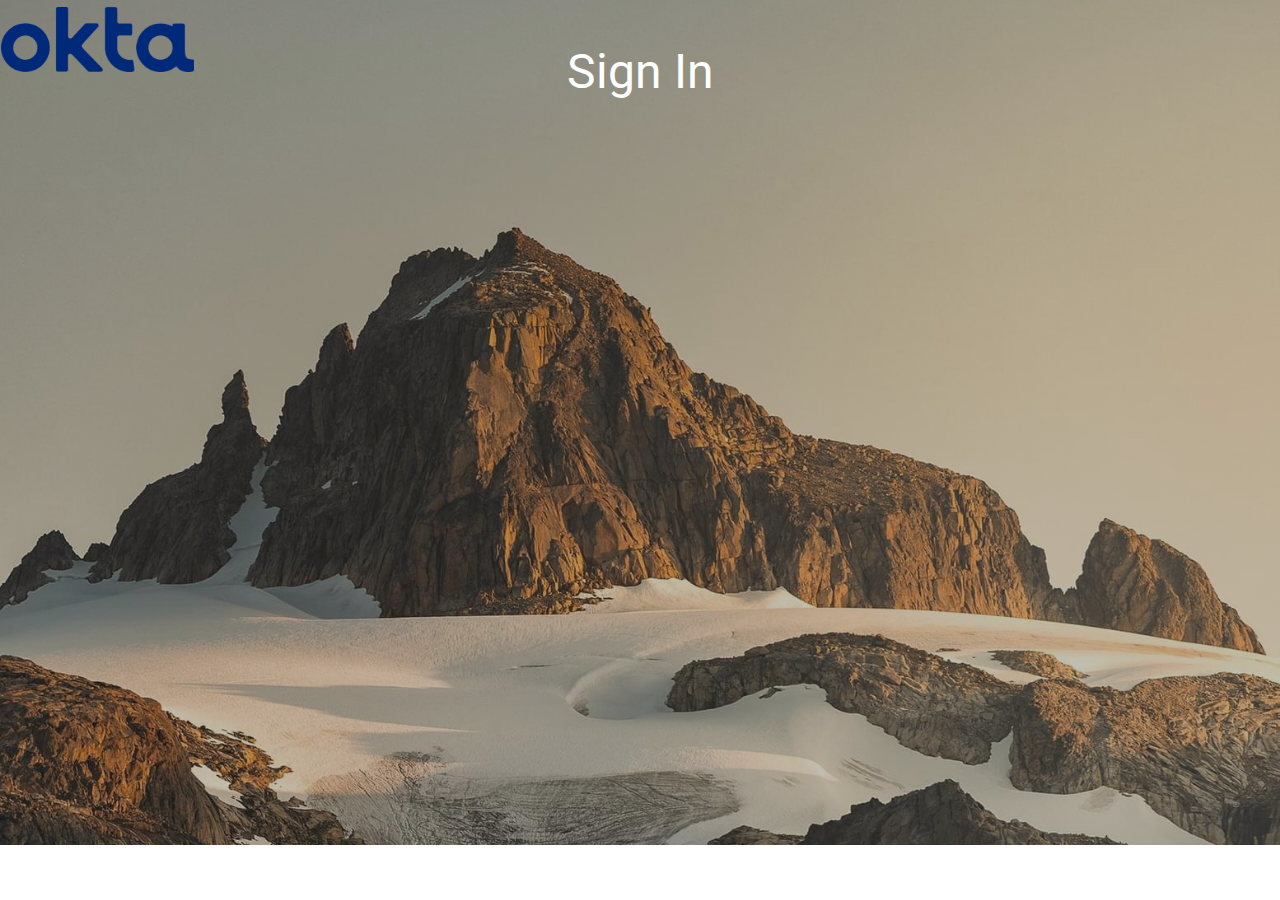
<file: ciam-sample-siw-transparent/index.html>
<!DOCTYPE html>
<html style="font-size: 16px;">
  <head>
    <meta name="viewport" content="width=device-width, initial-scale=1.0">
    <meta charset="utf-8">
    <meta name="keywords" content="PLACE YOUR ORDER">
    <meta name="description" content="">
    <meta name="page_type" content="np-template-header-footer-from-plugin">
    <title>index</title>
    <link rel="stylesheet" href="nicepage.css" media="screen">
<link rel="stylesheet" href="index.css" media="screen">
    <script class="u-script" type="text/javascript" src="jquery.js" defer=""></script>
    <script class="u-script" type="text/javascript" src="nicepage.js" defer=""></script>
    <meta name="generator" content="Nicepage 3.20.4, nicepage.com">
    <link id="u-theme-google-font" rel="stylesheet" href="https://fonts.googleapis.com/css?family=Roboto:100,100i,300,300i,400,400i,500,500i,700,700i,900,900i|Open+Sans:300,300i,400,400i,600,600i,700,700i,800,800i">
    <link id="u-page-google-font" rel="stylesheet" href="https://fonts.googleapis.com/css?family=Roboto:100,100i,300,300i,400,400i,500,500i,700,700i,900,900i">
    <!------------------------------------------------------------------->
<!-- For Dark Mode -->
<!------------------------------------------------------------------->
<style>
  #okta-sign-in * {
  color: white;
}

  #okta-sign-in.auth-container.main-container[data-se=auth-container] {
    border-color: transparent;        
    background-color: transparent;
  }

  #okta-sign-in .o-form .o-form-input #okta-signin-username {
    background: white;
    color: #000000;    
  }

  #okta-sign-in .o-form-input-name-username {
    border: 1 !important;
    color: #000000;
  }

  #okta-sign-in .o-form .o-form-input #okta-signin-password {
    background: white;
    color: #000000;
  }

  #okta-sign-in .o-form-input-name-password {
    border: 1 !important;
    color: #000000;
  }

  #okta-sign-in.auth-container .o-form-head {
    color: transparent;
    border-color: transparent;   
  }

  #okta-sign-in .auth-divider .auth-divider-text {
    background-color: #fff0;
    color: black;
    position: relative;
    top: -.5em;
    padding: 0 15px;
}

  #okta-sign-in.auth-container .button-primary {
    background: #00297A !important;
    border: 1 !important;
    
  }

  #okta-sign-in.auth-container.main-container .auth-footer {
    color: #dddddd !important;
    border-color: transparent;        
  }

  #okta-sign-in.auth-container.main-container .auth-header {
    border-color: #111;
    border-color: transparent;        
  
  }
  
  #okta-sign-in.no-beacon .auth-content {
    padding-top: 9px;
  }

  #okta-sign-in .o-form-head {
    font-size: 1px;
    line-height: 1.5;
    margin-top: 0;
    text-align: center;
    text-transform: none;
}
#okta-sign-in.auth-container a.link:link {
  color: white;
}


</style> 
<!------------------------------------------------------------------->
<!-- For Dark Mode -->
<!------------------------------------------------------------------->
    
    <script type="application/ld+json">{
		"@context": "http://schema.org",
		"@type": "Organization",
		"name": ""
}</script>
    <meta name="theme-color" content="#478ac9">
    <meta property="og:title" content="index">
    <meta property="og:type" content="website">
  </head>
  <body data-home-page="index.html" data-home-page-title="index" class="u-body u-overlap u-overlap-contrast u-overlap-transparent"><header class="u-clearfix u-header u-header" id="sec-8778"><div class="u-clearfix u-sheet u-sheet-1"></div></header>
    <section class="u-align-center u-clearfix u-image u-shading u-section-1" id="carousel_d718" data-image-width="1554" data-image-height="1080">
      <div class="u-clearfix u-sheet u-sheet-1">
        <img class="u-image u-image-default u-image-1" src="images/Logo_Okta_Blue_RGB.png" alt="" data-image-width="500" data-image-height="169">
        <h1></h1><br>
        <h1 class="u-align-center u-text u-text-default u-text-1">Sign In</h1>
        <!-- <p class="u-text u-text-2">Your adventure start from here</p> -->
        <p class="u-text u-text-3">
      <!-- widget stuff here -->
      <script src="https://ok1static.oktacdn.com/assets/js/sdk/okta-signin-widget/2.16.0/js/okta-sign-in.min.js"type="text/javascript"></script>
      <link href="https://ok1static.oktacdn.com/assets/js/sdk/okta-signin-widget/2.16.0/css/okta-sign-in.min.css"type="text/css" rel="stylesheet" />
     <link href="https://ok1static.oktacdn.com/assets/js/sdk/okta-signin-widget/2.16.0/css/okta-theme.css"type="text/css" rel="stylesheet" />     
       
          <div id="okta-login-container"></div> 
          <script type="text/javascript">
          const oktaSignIn = new OktaSignIn({
          //logo: 'https://www.okta.com/sites/default/files/media/image/2021-03/Logo_Okta_Blue_RGB.png',
  
          i18n: {
              //Overrides default text when using English. Override other languages by adding additional sections.
              'en': {
                'primaryauth.title': 'Log In',             // Changes the sign in text
                'primaryauth.submit': 'Log In',            // Changes the sign in button
                'errors.E0000004' : 'Signin Failed / ログインに失敗しました',
                // More e.g. [primaryauth.username.placeholder,  primaryauth.password.placeholder, needhelp, etc.].
                // Full list here: https://github.com/okta/okta-signin-widget/blob/master/packages/@okta/i18n/dist/properties/login.properties
              }
            },
          features: {
          registration: true,                           // Enable self-service registration flow
          rememberMe: false,                             // Setting to false will remove the checkbox to save username
          },
           baseUrl: "",
           redirectUri: "",
           clientId: "",   //CLIENT ID GOES HERE
           authParams: {
             issuer: '',
           //  issuer: 'default',
             responseType: ['token', 'id_token'],
             responseMode: 'fragment',
              display: 'page',
               scope: [
                'openid',
                'email',
                'profile'
              ]
           },
            idpDisplay: 'SECONDARY',
            idps: [{'type': 'FACEBOOK', 'id': ''},
                    {'type': 'GOOGLE', 'id': ''}],
           
        });
  
  if (oktaSignIn.token.hasTokensInUrl()) 
         { 
           oktaSignIn.token.parseTokensFromUrl(
             // If we get here, the user just logged in.
             function success(res) {			 
                var accessToken = res[0];
                var idToken = res[1];
   
                oktaSignIn.tokenManager.add('accessToken', accessToken);
                oktaSignIn.tokenManager.add('idToken', idToken);			
               window.location.hash = '';
                window.location.hash = '';              
             },
             function error(err) {
               // console.error(err);
             }
           )
         } else {
           oktaSignIn.session.get(function (res) {
             // If we get here, the user is already signed in.
             if (res.status === 'ACTIVE') {              
                window.location.replace("");
               
               return;
             }
             
             oktaSignIn.renderEl(
               { el: '#okta-login-container' },
                function success(res) {  
                  var key = '';
                  if (res.tokens) {
                    oktaSignIn.authClient.tokenManager.add('accessToken', res.tokens.accessToken);
                    oktaSignIn.authClient.tokenManager.add('idToken', res.tokens.idToken);
                    if (res.status === 'SUCCESS') {
                      login(res.tokens.idToken, res.tokens.accessToken);
                    }
                  }
               },
               
               function error(err) {
                 console.error(err);
               }
             );
             
           });
         }
          </script>
        </p>
      </div>
    </section>
  </body>
</html>
</file>
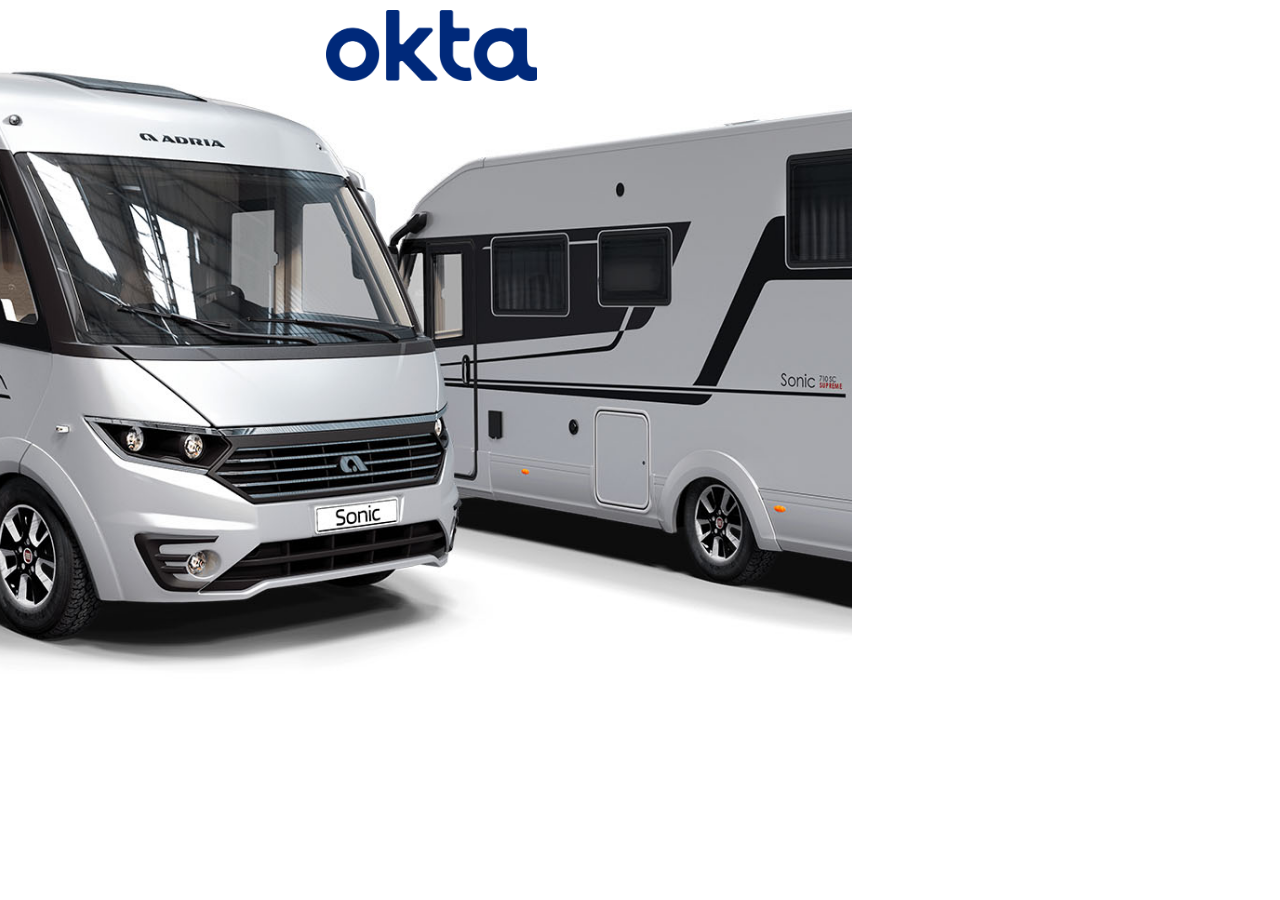
<file: ciam-sample-widget-v2/index.html>
<!DOCTYPE html>
<html style="font-size: 16px;">
  <head>
    <meta name="viewport" content="width=device-width, initial-scale=1.0">
    <meta charset="utf-8">
    <meta name="keywords" content="">
    <meta name="description" content="">
    <meta name="page_type" content="np-template-header-footer-from-plugin">
    <title>index</title>
    <link rel="stylesheet" href="nicepage.css" media="screen">
<link rel="stylesheet" href="index.css" media="screen">
    <script class="u-script" type="text/javascript" src="jquery.js" defer=""></script>
    <script class="u-script" type="text/javascript" src="nicepage.js" defer=""></script>
    <meta name="generator" content="Nicepage 3.19.4, nicepage.com">
    <link id="u-theme-google-font" rel="stylesheet" href="https://fonts.googleapis.com/css?family=Roboto:100,100i,300,300i,400,400i,500,500i,700,700i,900,900i|Open+Sans:300,300i,400,400i,600,600i,700,700i,800,800i">
    
    
    <script type="application/ld+json">{
		"@context": "http://schema.org",
		"@type": "Organization",
		"name": ""
}</script>
    <meta name="theme-color" content="#478ac9">
    <meta property="og:title" content="index">
    <meta property="og:type" content="website">
  </head>
  <body data-home-page="index.html" data-home-page-title="index" class="u-body u-overlap"><header class="u-clearfix u-header u-header" id="sec-7033"><div class="u-clearfix u-sheet u-sheet-1"></div></header>
    <section class="u-clearfix u-valign-middle u-section-1" id="sec-f948">
      <div class="u-clearfix u-expanded-width u-gutter-4 u-layout-wrap u-layout-wrap-1">
        <div class="u-layout">
          <div class="u-layout-row">
            <div class="u-container-style u-image u-layout-cell u-left-cell u-size-40 u-image-1" src="" data-image-width="1920" data-image-height="776">
              <div class="u-container-layout u-container-layout-1">
                <img class="u-image u-image-default u-preserve-proportions u-image-2" src="images/Logo_Okta_Blue_RGB.png" alt="" data-image-width="500" data-image-height="169">
              </div>
            </div>
            <div class="u-align-left u-container-style u-layout-cell u-right-cell u-size-20 u-white u-layout-cell-2">
              <div class="u-container-layout u-container-layout-2">
                <p class="u-text u-text-1">
<!------------------------------------------------------------------------------------------------------------------------------------------------------------------->
<meta charset="utf-8">
<meta name="viewport" content="width=device-width, initial-scale=1, shrink-to-fit=no">
<link rel="stylesheet" href="https://stackpath.bootstrapcdn.com/bootstrap/4.1.0/css/bootstrap.min.css"
  integrity="sha384-9gVQ4dYFwwWSjIDZnLEWnxCjeSWFphJiwGPXr1jddIhOegiu1FwO5qRGvFXOdJZ4" crossorigin="anonymous"> 
   <!-- widget stuff here -->
    <script src="https://ok1static.oktacdn.com/assets/js/sdk/okta-signin-widget/2.16.0/js/okta-sign-in.min.js"type="text/javascript"></script>
  <link href="https://ok1static.oktacdn.com/assets/js/sdk/okta-signin-widget/2.16.0/css/okta-sign-in.min.css"type="text/css" rel="stylesheet" />
 <link href="https://ok1static.oktacdn.com/assets/js/sdk/okta-signin-widget/2.16.0/css/okta-theme.css"type="text/css" rel="stylesheet" />                      

  
      <div id="okta-login-container"></div> 
      <script type="text/javascript">
        const oktaSignIn = new OktaSignIn({

        i18n: {
            //Overrides default text when using English. Override other languages by adding additional sections.
            'en': {
              'primaryauth.title': 'Log In',             // Changes the sign in text
              'primaryauth.submit': 'Log In',            // Changes the sign in button
              
              // More e.g. [primaryauth.username.placeholder,  primaryauth.password.placeholder, needhelp, etc.].
              // Full list here: https://github.com/okta/okta-signin-widget/blob/master/packages/@okta/i18n/dist/properties/login.properties
            }
          },
         features: {
         registration: true,                           // Enable self-service registration flow
         rememberMe: true,                             // Setting to false will remove the checkbox to save username
         multiOptionalFactorEnroll: true,          
         },

         baseUrl: "",
         redirectUri: "",
         clientId: "",   //CLIENT ID GOES HERE
         authParams: {
           issuer: '',
         //  issuer: 'default',
           responseType: ['token', 'id_token'],
           responseMode: 'fragment',
            display: 'page',
             scope: [
              'openid',
              'email',
              'profile'
            ]
         },
         idpDisplay: 'SECONDARY',
         idps: [{'type': 'FACEBOOK', 'id': ''},
                 {'type': 'GOOGLE', 'id': ''}],
         
     registration: {
      parseSchema: function(schema, onSuccess, onFailure) {
      console.log(schema.profileSchema);
      onSuccess(schema);
    },
      preSubmit: function(postData, onSuccess, onFailure) {
        // handle preSubmit callback
        var getEmailvalue = document.getElementsByName('email')[0].value;
        var getAcceptedPrivacyPolicyValue = document.getElementsByName('acceptedPrivacyPolicy')[0].value;
        var getFirstName = document.getElementsByName('firstName')[0].value;
        var getLastName = document.getElementsByName('lastName')[0].value;
		
        postData.acceptedPrivacyPolicy = Boolean(getAcceptedPrivacyPolicyValue);
      	console.log(postData);
        
        if (getAcceptedPrivacyPolicyValue == "") {
          var labelAcceptedPrivacyPolicy = document.getElementById('label-my-acceptedPrivacyPolicy');
          if (document.getElementById('acceptedPrivacyPolicy-error') == undefined) {
            labelAcceptedPrivacyPolicy.insertAdjacentHTML('afterend', "<p id='acceptedPrivacyPolicy-error' style='color:#d93934;'>You must agree to the terms of use.</p>");
          }
        }
        else {
          onSuccess(postData);
        }
      },
      postSubmit: function(response, onSuccess, onFailure) {
        // handle postsubmit callback
        onSuccess(response);
      }
    }       
});
 
 
      oktaSignIn.on('afterRender', function (context) {
  	  console.log(context.controller);        
       
      if (context.controller== 'registration') {
        // Retrieve fields
        var nativElemFirstName = document.getElementsByName('firstName')[0];
        var nativElemLastName = document.getElementsByName('lastName')[0];
        var nativElemEmail = document.getElementsByName('email')[0];
        var nativElemPwd = document.getElementsByName('password')[0];
        var nativElemAcceptedPrivacyPolicy = document.getElementsByName('acceptedPrivacyPolicy')[0];
        
        // Retrieve the parents of the fields
        var parentsPwd = nativElemPwd.parentNode.parentNode.parentNode;
        var parentsFirstName = nativElemFirstName.parentNode.parentNode.parentNode;
        var parentsLastName = nativElemLastName.parentNode.parentNode.parentNode;
        var parentsEmail = nativElemEmail.parentNode.parentNode.parentNode;
        var parentsAcceptedPrivacyPolicy = nativElemAcceptedPrivacyPolicy.parentNode.parentNode.parentNode;
        
        // Hide original drop-down field
        parentsAcceptedPrivacyPolicy.style.display = "none";
              
        // Add checkbox
        parentsAcceptedPrivacyPolicy.insertAdjacentHTML('afterend', '<span data-se="o-form-input-my-acceptedPrivacyPolicy" class="o-form-input-name-remember"><div class="custom-checkbox"><input type="checkbox" name="my-acceptedPrivacyPolicy" id="my-acceptedPrivacyPolicy"><label id="label-my-acceptedPrivacyPolicy" for="my-acceptedPrivacyPolicy" data-se-for-name="my-acceptedPrivacyPolicy" class="">Accept the <a href="https://www.okta.com/privacy-policy/" target="_blank" id="link-acceptedPrivacyPolicy">Privacy Policy</a>.</label>');

        // Recovery of the field
        var newElemAcceptedPrivacyPolicy = document.getElementById('my-acceptedPrivacyPolicy');

        // Re-organise the form
        var form = document.getElementsByClassName("o-form-fieldset-container")[0];
        form.insertBefore(parentsFirstName, form.firstChild);
        $(parentsLastName).insertAfter(parentsFirstName);
        $(parentsEmail).insertAfter(parentsLastName);
        $(parentsPwd).insertAfter(parentsEmail);
        $('subschemas-password').insertAfter(parentsPwd);

           // Management of Accepted Privacy Policy events
           newElemAcceptedPrivacyPolicy.addEventListener('click', function (e) {
          e.preventDefault();
          e.stopPropagation();
          // Toggle check
          var labelAcceptedPrivacyPolicy = document.getElementById('label-my-acceptedPrivacyPolicy');
          if (labelAcceptedPrivacyPolicy.className === "checked") {
            labelAcceptedPrivacyPolicy.className = "";
            newElemAcceptedPrivacyPolicy.checked = false;
            document.getElementsByName('acceptedPrivacyPolicy')[0].value = "";
            labelAcceptedPrivacyPolicy.insertAdjacentHTML('afterend', "<p id='acceptedPrivacyPolicy-error'>You must accept to the privacy policy.</p>");         
          } 
          else {
            labelAcceptedPrivacyPolicy.className = "checked";
            newElemAcceptedPrivacyPolicy.checked = true;
            document.getElementsByName('acceptedPrivacyPolicy')[0].value = true;
            var errorAcceptedPrivacyPolicy = document.getElementById("acceptedPrivacyPolicy-error");
            if (errorAcceptedPrivacyPolicy != undefined) {                 
              errorAcceptedPrivacyPolicy.parentNode.removeChild(errorAcceptedPrivacyPolicy);                    
            }
          }
          // set DOM reference variable
          var field = document.getElementsByName('acceptedPrivacyPolicy')[0];
          // create event with bubble set to true
          var event = new Event("change", { bubbles: true });
          // dispatch event for the desired DOM reference
          field.dispatchEvent(event);
        });
        
      }
});

if (oktaSignIn.token.hasTokensInUrl()) 
       { 
         oktaSignIn.token.parseTokensFromUrl(
           // If we get here, the user just logged in.
           function success(res) {			 
              var accessToken = res[0];
              var idToken = res[1];
 
              oktaSignIn.tokenManager.add('accessToken', accessToken);
              oktaSignIn.tokenManager.add('idToken', idToken);			
             window.location.hash = '';
              window.location.hash = '';
             
           },
           function error(err) {
             // console.error(err);
           }
         )
       } else {
         
         oktaSignIn.session.get(function (res) {
           // If we get here, the user is already signed in.
           if (res.status === 'ACTIVE') {
              window.location.replace("");
             
             return;
           }
           
           oktaSignIn.renderEl(
             { el: '#okta-login-container' },
              function success(res) {  
                var key = '';
                if (res.tokens) {
                  oktaSignIn.authClient.tokenManager.add('accessToken', res.tokens.accessToken);
                  oktaSignIn.authClient.tokenManager.add('idToken', res.tokens.idToken);
                  if (res.status === 'SUCCESS') {
                    login(res.tokens.idToken, res.tokens.accessToken);
                  }
                }
             },
             
             function error(err) {
               console.error(err);
             }
           );
           
         });
       }

     </script>


                </p>
              </div>
            </div>
          </div>
        </div>
      </div>
    
  </body>
</html>
</file>
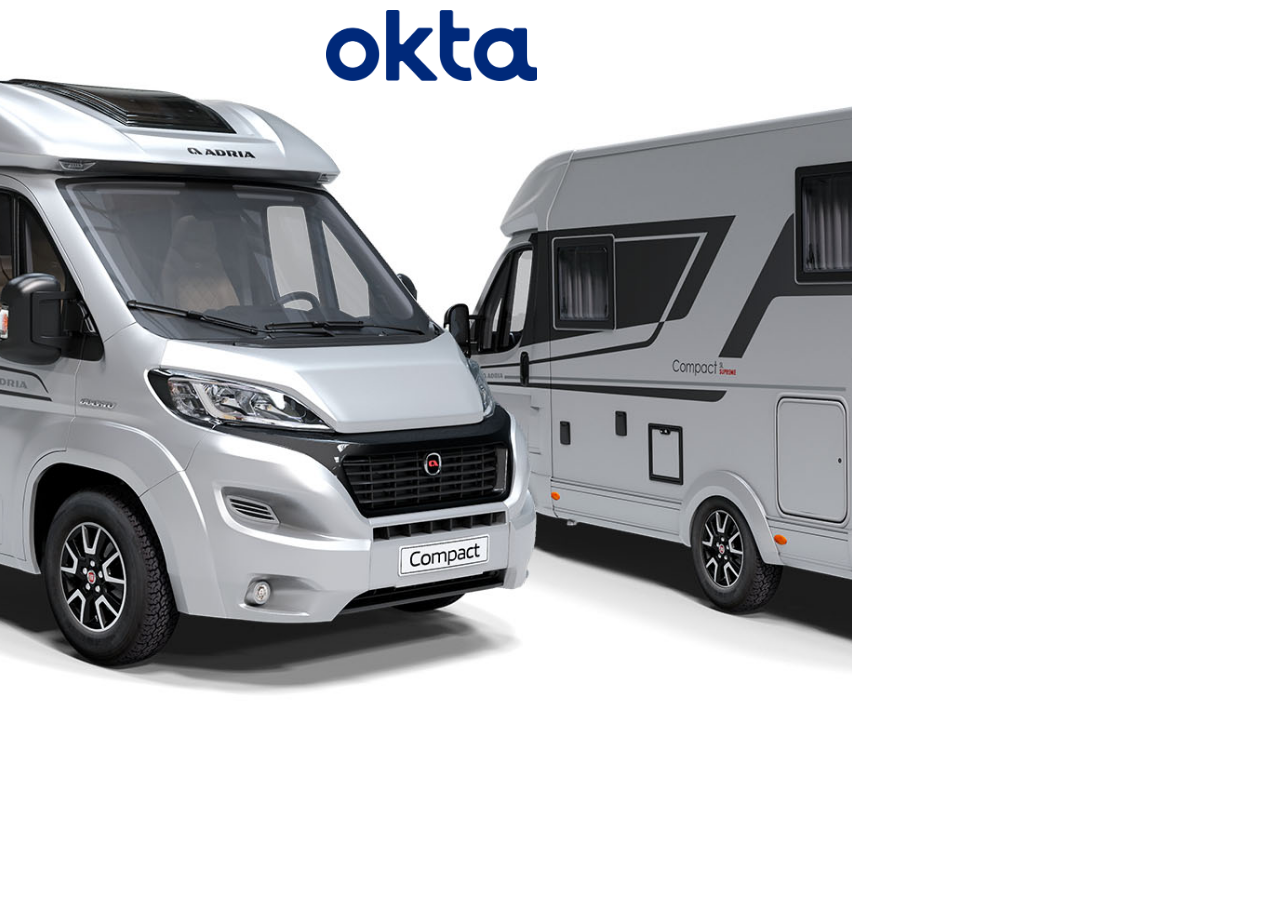
<file: ciam-sample-widget-v3/index.html>
<!DOCTYPE html>
<html style="font-size: 16px;">
  <head>
    <meta name="viewport" content="width=device-width, initial-scale=1.0">
    <meta charset="utf-8">
    <meta name="keywords" content="">
    <meta name="description" content="">
    <meta name="page_type" content="np-template-header-footer-from-plugin">
    <title>index</title>
    <link rel="stylesheet" href="nicepage.css" media="screen">
<link rel="stylesheet" href="index.css" media="screen">
    <script class="u-script" type="text/javascript" src="jquery.js" defer=""></script>
    <script class="u-script" type="text/javascript" src="nicepage.js" defer=""></script>
    <meta name="generator" content="Nicepage 3.19.4, nicepage.com">
    <link id="u-theme-google-font" rel="stylesheet" href="https://fonts.googleapis.com/css?family=Roboto:100,100i,300,300i,400,400i,500,500i,700,700i,900,900i|Open+Sans:300,300i,400,400i,600,600i,700,700i,800,800i">


<!------------------------------------------------------------------->
<!-- For Dark Mode -->
<!------------------------------------------------------------------->
<style>
  #okta-sign-in.auth-container.main-container[data-se=auth-container] {
    border-color: #000000;
    background: #222222;
  }

  #okta-sign-in .o-form .o-form-input #okta-signin-username {
    background: #111;
    color: #dddddd;
  }

  #okta-sign-in .o-form-input-name-username {
    border: 0 !important;
    color: #dddddd;
  }

  #okta-sign-in .o-form .o-form-input #okta-signin-password {
    background: #111;
    color: #dddddd;
  }

  #okta-sign-in .o-form-input-name-password {
    border: 0 !important;
    color: #dddddd;
  }

  #okta-sign-in.auth-container .o-form-head {
    color: #dddddd;
  }

  #okta-sign-in.auth-container .button-primary {
    background: #ff6600 !important;
    border-color: #111 !important;
    color: #dddddd !important;
  }

  #okta-sign-in.auth-container.main-container .auth-footer {
    color: #dddddd !important;
  }

  #okta-sign-in.auth-container.main-container .auth-header {
    border-color: #111;
  }
  
  #okta-sign-in .o-form .custom-checkbox label {
    color: #ddd;
  }
  
  #okta-sign-in .custom-checkbox input {
    background: #111;
  }
</style>
<!------------------------------------------------------------------->
<!-- For Dark Mode -->
<!------------------------------------------------------------------->
        
    
    <script type="application/ld+json">{
		"@context": "http://schema.org",
		"@type": "Organization",
		"name": ""
}</script>
    <meta name="theme-color" content="#478ac9">
    <meta property="og:title" content="index">
    <meta property="og:type" content="website">
  </head>
  <body data-home-page="index.html" data-home-page-title="index" class="u-body u-overlap"><header class="u-clearfix u-header u-header" id="sec-7033"><div class="u-clearfix u-sheet u-sheet-1"></div></header>
    <section class="u-clearfix u-valign-middle u-section-1" id="sec-f948">
      <div class="u-clearfix u-expanded-width u-gutter-4 u-layout-wrap u-layout-wrap-1">
        <div class="u-layout">
          <div class="u-layout-row">
            <div class="u-container-style u-image u-layout-cell u-left-cell u-size-40 u-image-1" src="" data-image-width="1920" data-image-height="776">
              <div class="u-container-layout u-container-layout-1">
                <img class="u-image u-image-default u-preserve-proportions u-image-2" src="images/Logo_Okta_Blue_RGB.png" alt="" data-image-width="500" data-image-height="169">
              </div>
            </div>
            <div class="u-align-left u-container-style u-layout-cell u-right-cell u-size-20 u-white u-layout-cell-2">
              <div class="u-container-layout u-container-layout-2">
               <!--  <p class="u-text u-text-1">Sample text. Click to select the text box. Click again or double click to start editing the text.-->
<!-------------------------------------------------------------------------------------------------------------------------------------------------------------->
 <!-------------------------------------------------------------------------------------------------------------------------------------->
 <meta charset="utf-8">
 <meta name="viewport" content="width=device-width, initial-scale=1, shrink-to-fit=no">
 <link rel="stylesheet" href="https://stackpath.bootstrapcdn.com/bootstrap/4.1.0/css/bootstrap.min.css"
   integrity="sha384-9gVQ4dYFwwWSjIDZnLEWnxCjeSWFphJiwGPXr1jddIhOegiu1FwO5qRGvFXOdJZ4" crossorigin="anonymous">
    <!-- widget stuff here -->
     <script src="https://ok1static.oktacdn.com/assets/js/sdk/okta-signin-widget/2.16.0/js/okta-sign-in.min.js"
     type="text/javascript"></script>
   <link href="https://ok1static.oktacdn.com/assets/js/sdk/okta-signin-widget/2.16.0/css/okta-sign-in.min.css"
     type="text/css" rel="stylesheet" />
   <link href="https://ok1static.oktacdn.com/assets/js/sdk/okta-signin-widget/2.16.0/css/okta-theme.css"
     type="text/css" rel="stylesheet" />
       <div id="okta-login-container"></div>
       <script type="text/javascript">
         var oktaSignIn = new OktaSignIn({
         // logo: 'https://www.okta.com/sites/default/files/media/image/2021-03/Logo_Okta_Blue_RGB.png',
          features: {
          registration: true,                           // Enable self-service registration flow
          rememberMe: true,                             // Setting to false will remove the checkbox to save username
	  multiOptionalFactorEnroll: true, 
          },

          baseUrl: "",
          redirectUri: "",

           clientId: "",   //CLIENT ID GOES HERE
          // clientId: "",   //CLIENT ID GOES HERE
          authParams: {
         //  issuer: 'default',
            issuer: '',
           //responseType: 'id_token',
             responseType: ['token', 'id_token'],
            responseMode: 'fragment',
             display: 'page',

              scope: [
               'openid',
               'email',
               'profile'
             ]
             
        },
        idpDisplay: 'SECONDARY',
        idps: [{'type': 'FACEBOOK', 'id': ''},
               {'type': 'GOOGLE', id: '' }
        ],

	registration: {
      parseSchema: function(schema, onSuccess, onFailure) {
      console.log(schema.profileSchema);
      onSuccess(schema);
    },
      preSubmit: function(postData, onSuccess, onFailure) {
        // handle preSubmit callback
        var getEmailvalue = document.getElementsByName('email')[0].value;
        var getAcceptedPrivacyPolicyValue = document.getElementsByName('acceptedPrivacyPolicy')[0].value;
        var getFirstName = document.getElementsByName('firstName')[0].value;
        var getLastName = document.getElementsByName('lastName')[0].value;
		
        postData.acceptedPrivacyPolicy = Boolean(getAcceptedPrivacyPolicyValue);
      	console.log(postData);
        
        if (getAcceptedPrivacyPolicyValue == "") {
          var labelAcceptedPrivacyPolicy = document.getElementById('label-my-acceptedPrivacyPolicy');
          if (document.getElementById('acceptedPrivacyPolicy-error') == undefined) {
            labelAcceptedPrivacyPolicy.insertAdjacentHTML('afterend', "<p id='acceptedPrivacyPolicy-error' style='color:#d93934;'>You must agree to the terms of use.</p>");
          }
        }
        else {
          onSuccess(postData);
        }
      },
      postSubmit: function(response, onSuccess, onFailure) {
        // handle postsubmit callback
        
        onSuccess(response);
      }
    }    

      });

           oktaSignIn.on('afterRender', function (context) {
  	  console.log(context.controller);        
       
      if (context.controller== 'registration') {
        // Retrieve fields
        var nativElemFirstName = document.getElementsByName('firstName')[0];
        var nativElemLastName = document.getElementsByName('lastName')[0];
        var nativElemEmail = document.getElementsByName('email')[0];
        var nativElemPwd = document.getElementsByName('password')[0];
        var nativElemAcceptedPrivacyPolicy = document.getElementsByName('acceptedPrivacyPolicy')[0];
        
        // Retrieve the parents of the fields
        var parentsPwd = nativElemPwd.parentNode.parentNode.parentNode;
        var parentsFirstName = nativElemFirstName.parentNode.parentNode.parentNode;
        var parentsLastName = nativElemLastName.parentNode.parentNode.parentNode;
        var parentsEmail = nativElemEmail.parentNode.parentNode.parentNode;
        var parentsAcceptedPrivacyPolicy = nativElemAcceptedPrivacyPolicy.parentNode.parentNode.parentNode;
        
        // Hide original drop-down field
        parentsAcceptedPrivacyPolicy.style.display = "none";
              
        // Add checkbox
        parentsAcceptedPrivacyPolicy.insertAdjacentHTML('afterend', '<span data-se="o-form-input-my-acceptedPrivacyPolicy" class="o-form-input-name-remember"><div class="custom-checkbox"><input type="checkbox" name="my-acceptedPrivacyPolicy" id="my-acceptedPrivacyPolicy"><label id="label-my-acceptedPrivacyPolicy" for="my-acceptedPrivacyPolicy" data-se-for-name="my-acceptedPrivacyPolicy" class="">Accept the <a href="https://www.okta.com/privacy-policy/" target="_blank" id="link-acceptedPrivacyPolicy">Privacy Policy</a>.</label>');

        // Recovery of the field
        var newElemAcceptedPrivacyPolicy = document.getElementById('my-acceptedPrivacyPolicy');

        // Re-organise the form
        var form = document.getElementsByClassName("o-form-fieldset-container")[0];
        form.insertBefore(parentsFirstName, form.firstChild);
        $(parentsLastName).insertAfter(parentsFirstName);
        $(parentsEmail).insertAfter(parentsLastName);
        $(parentsPwd).insertAfter(parentsEmail);
        $('subschemas-password').insertAfter(parentsPwd);

           // Management of Accepted Privacy Policy events
           newElemAcceptedPrivacyPolicy.addEventListener('click', function (e) {
          e.preventDefault();
          e.stopPropagation();
          // Toggle check
          var labelAcceptedPrivacyPolicy = document.getElementById('label-my-acceptedPrivacyPolicy');
          if (labelAcceptedPrivacyPolicy.className === "checked") {
            labelAcceptedPrivacyPolicy.className = "";
            newElemAcceptedPrivacyPolicy.checked = false;
            document.getElementsByName('acceptedPrivacyPolicy')[0].value = "";
            labelAcceptedPrivacyPolicy.insertAdjacentHTML('afterend', "<p id='acceptedPrivacyPolicy-error'>You must accept to the privacy policy.</p>");         
          } 
          else {
            labelAcceptedPrivacyPolicy.className = "checked";
            newElemAcceptedPrivacyPolicy.checked = true;
            document.getElementsByName('acceptedPrivacyPolicy')[0].value = true;       
            var errorAcceptedPrivacyPolicy = document.getElementById("acceptedPrivacyPolicy-error");
            if (errorAcceptedPrivacyPolicy != undefined) {                 
              errorAcceptedPrivacyPolicy.parentNode.removeChild(errorAcceptedPrivacyPolicy);                    
            }
          }
          // set DOM reference variable
          var field = document.getElementsByName('acceptedPrivacyPolicy')[0];
          // create event with bubble set to true
          var event = new Event("change", { bubbles: true });
          // dispatch event for the desired DOM reference
          field.dispatchEvent(event);
        });
        
      }
});

if (oktaSignIn.token.hasTokensInUrl()) 
       { 
         oktaSignIn.token.parseTokensFromUrl(
           // If we get here, the user just logged in.
           function success(res) {			 
              var accessToken = res[0];
              var idToken = res[1];
 
              oktaSignIn.tokenManager.add('accessToken', accessToken);
              oktaSignIn.tokenManager.add('idToken', idToken);			
             window.location.hash = '';
              window.location.hash = '';
             
           },
           function error(err) {
             // console.error(err);
           }
         )
       } else {
         
         oktaSignIn.session.get(function (res) {
           // If we get here, the user is already signed in.
           if (res.status === 'ACTIVE') {

              window.location.replace("");
             
             return;
           }
           
           oktaSignIn.renderEl(
             { el: '#okta-login-container' },
              function success(res) {  
                var key = '';
                if (res.tokens) {
                  oktaSignIn.authClient.tokenManager.add('accessToken', res.tokens.accessToken);
                  oktaSignIn.authClient.tokenManager.add('idToken', res.tokens.idToken);
                  if (res.status === 'SUCCESS') {
                    login(res.tokens.idToken, res.tokens.accessToken);
                  }
                }
             },
             
             function error(err) {
               console.error(err);
             }
           );
           
         });
       }

    </script>
              <!--  </p> -->
              </div>
            </div>
          </div>
        </div>
      </div>
    </section>
    
    
    
   
  </body>
</html>
</file>
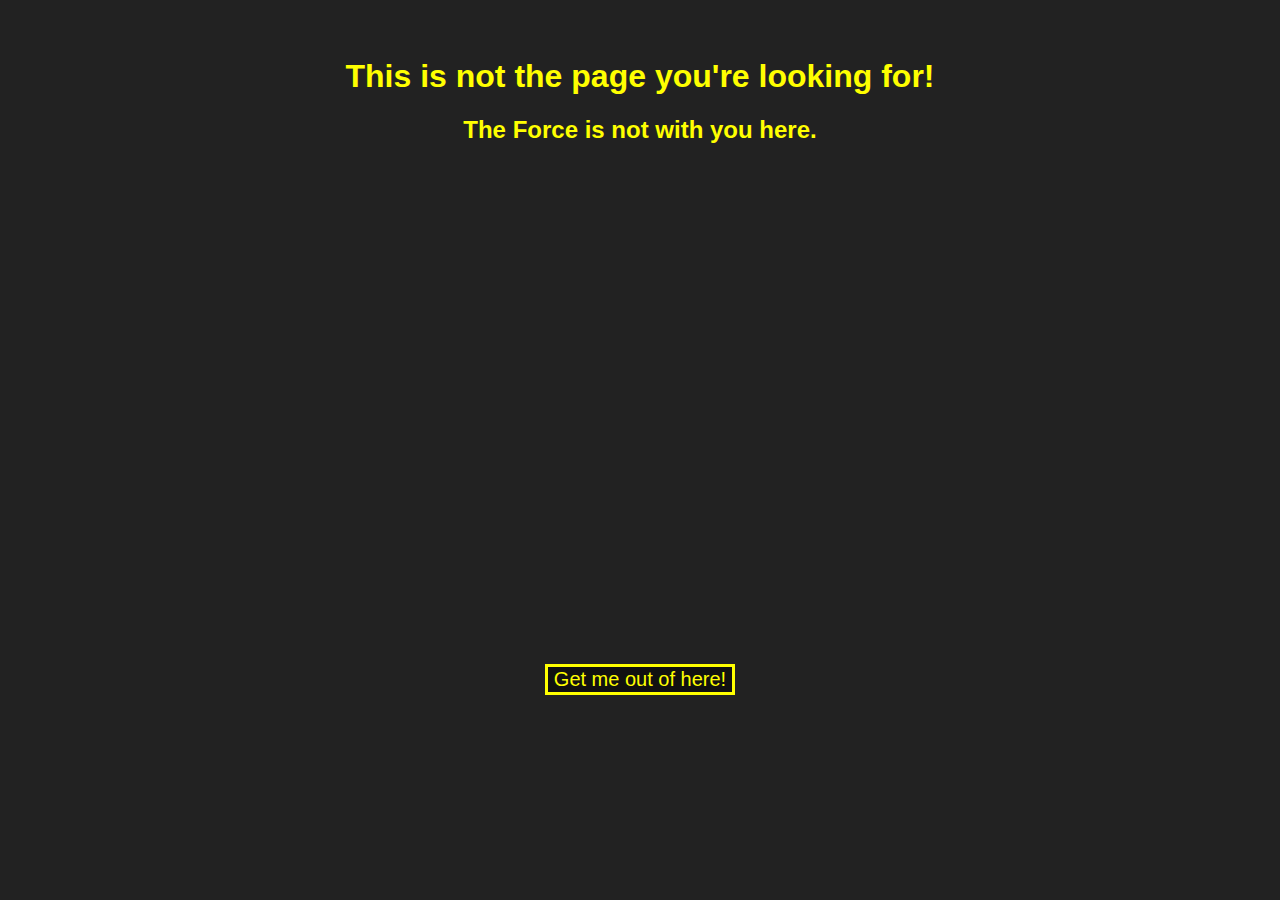
<file: stormtrooper/stormtrooper-error-pages.html>
<html>
<head>
    <meta http-equiv="Content-Type" content="text/html; charset=UTF-8">
    <meta name="viewport" content="width=device-width, initial-scale=1.0" />
    <meta name="robots" content="none" />

    <title>bsanth - Error Title</title>
	<style>
		body {
        	text-align: center;  
            background: #222;
            color: yellow;
            padding-top: 50px;
            font-family: Arial;
        }

		button {
           margin-top: 20px;
           font-size: 20px;
            border: 3px solid yellow;
            color: yellow;
            background: #111;
            cursor: pointer;
        }
		
	</style>
</head>
<body>
	<h1>This is not the page you&#39;re looking for! </h1>
	<h2>The Force is not with you here.</h2>
	<iframe src="https://giphy.com/embed/LSmULmByAQHQs" width="480" height="480" frameBorder="0" class="giphy-embed" allowFullScreen></iframe>
	<div><a href="/login/signout"><button>Get me out of here!</button></a></div>
</body>
</html>
</file>
